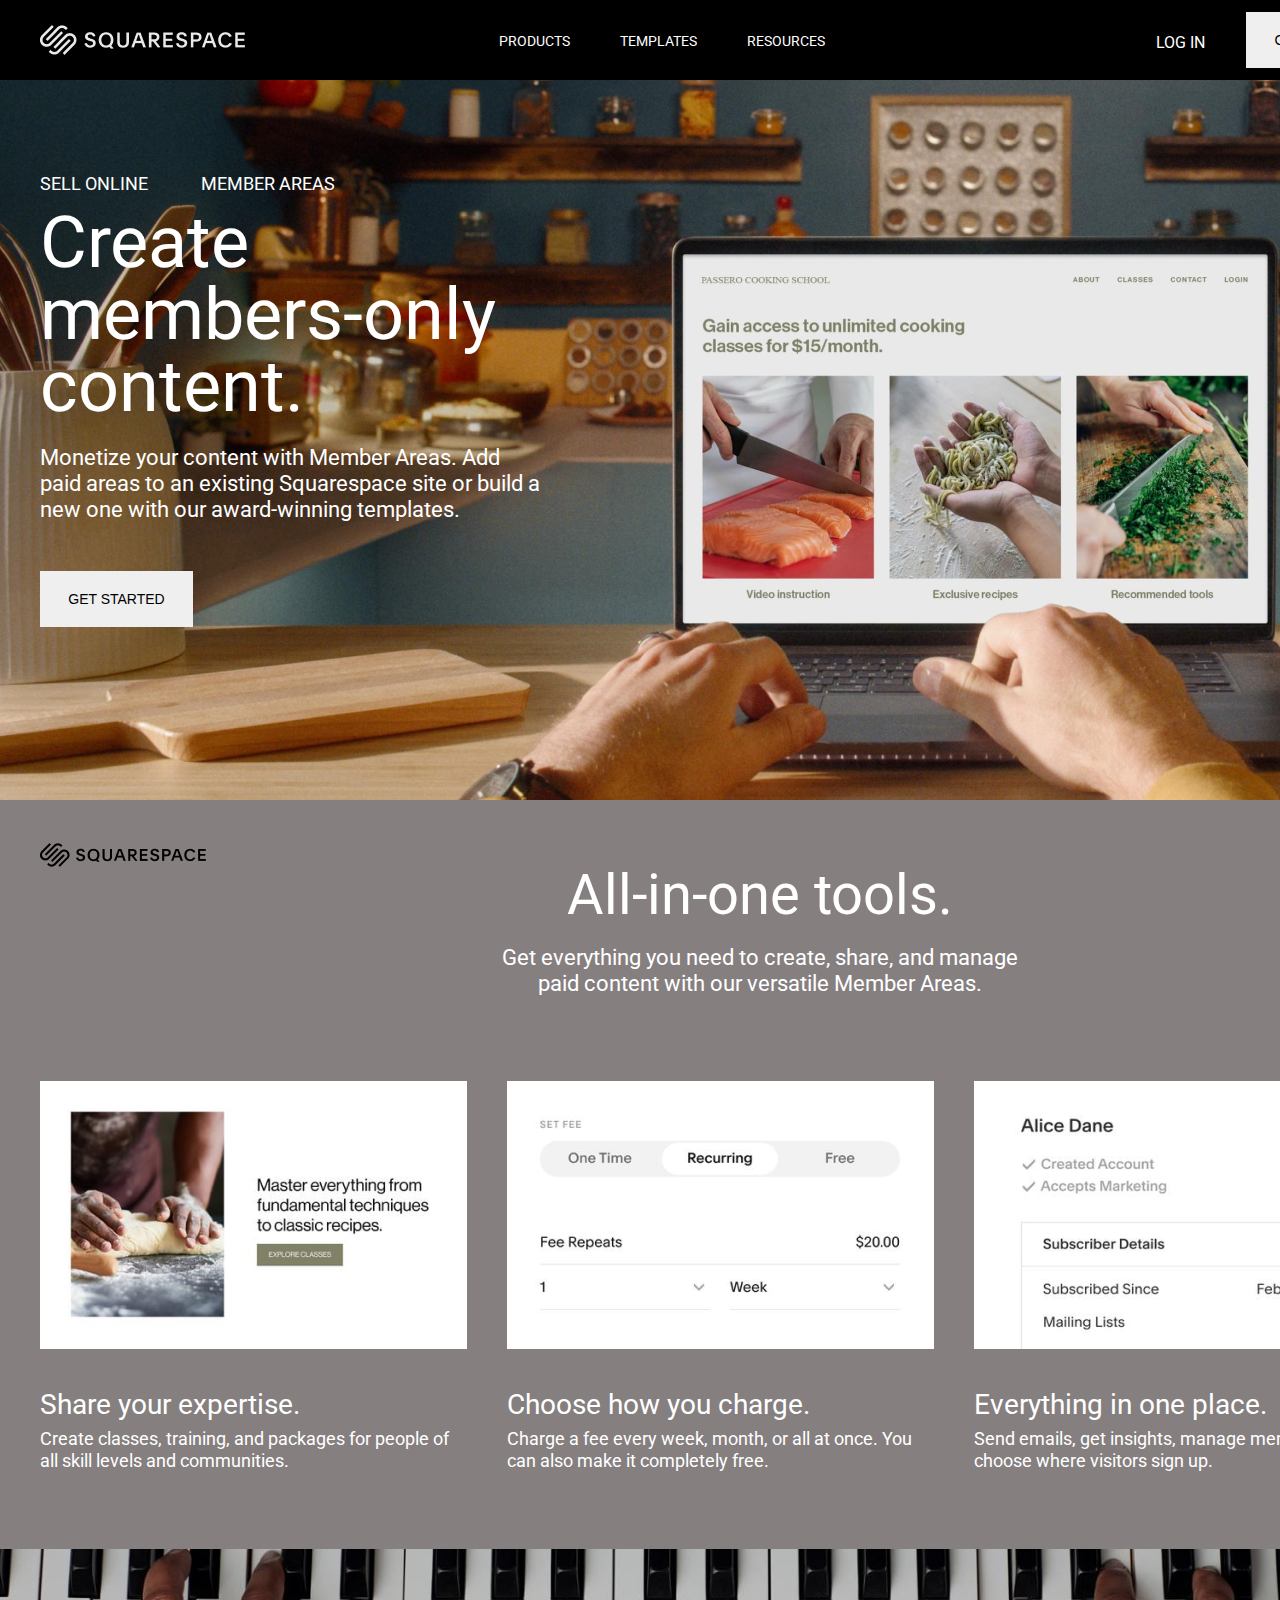
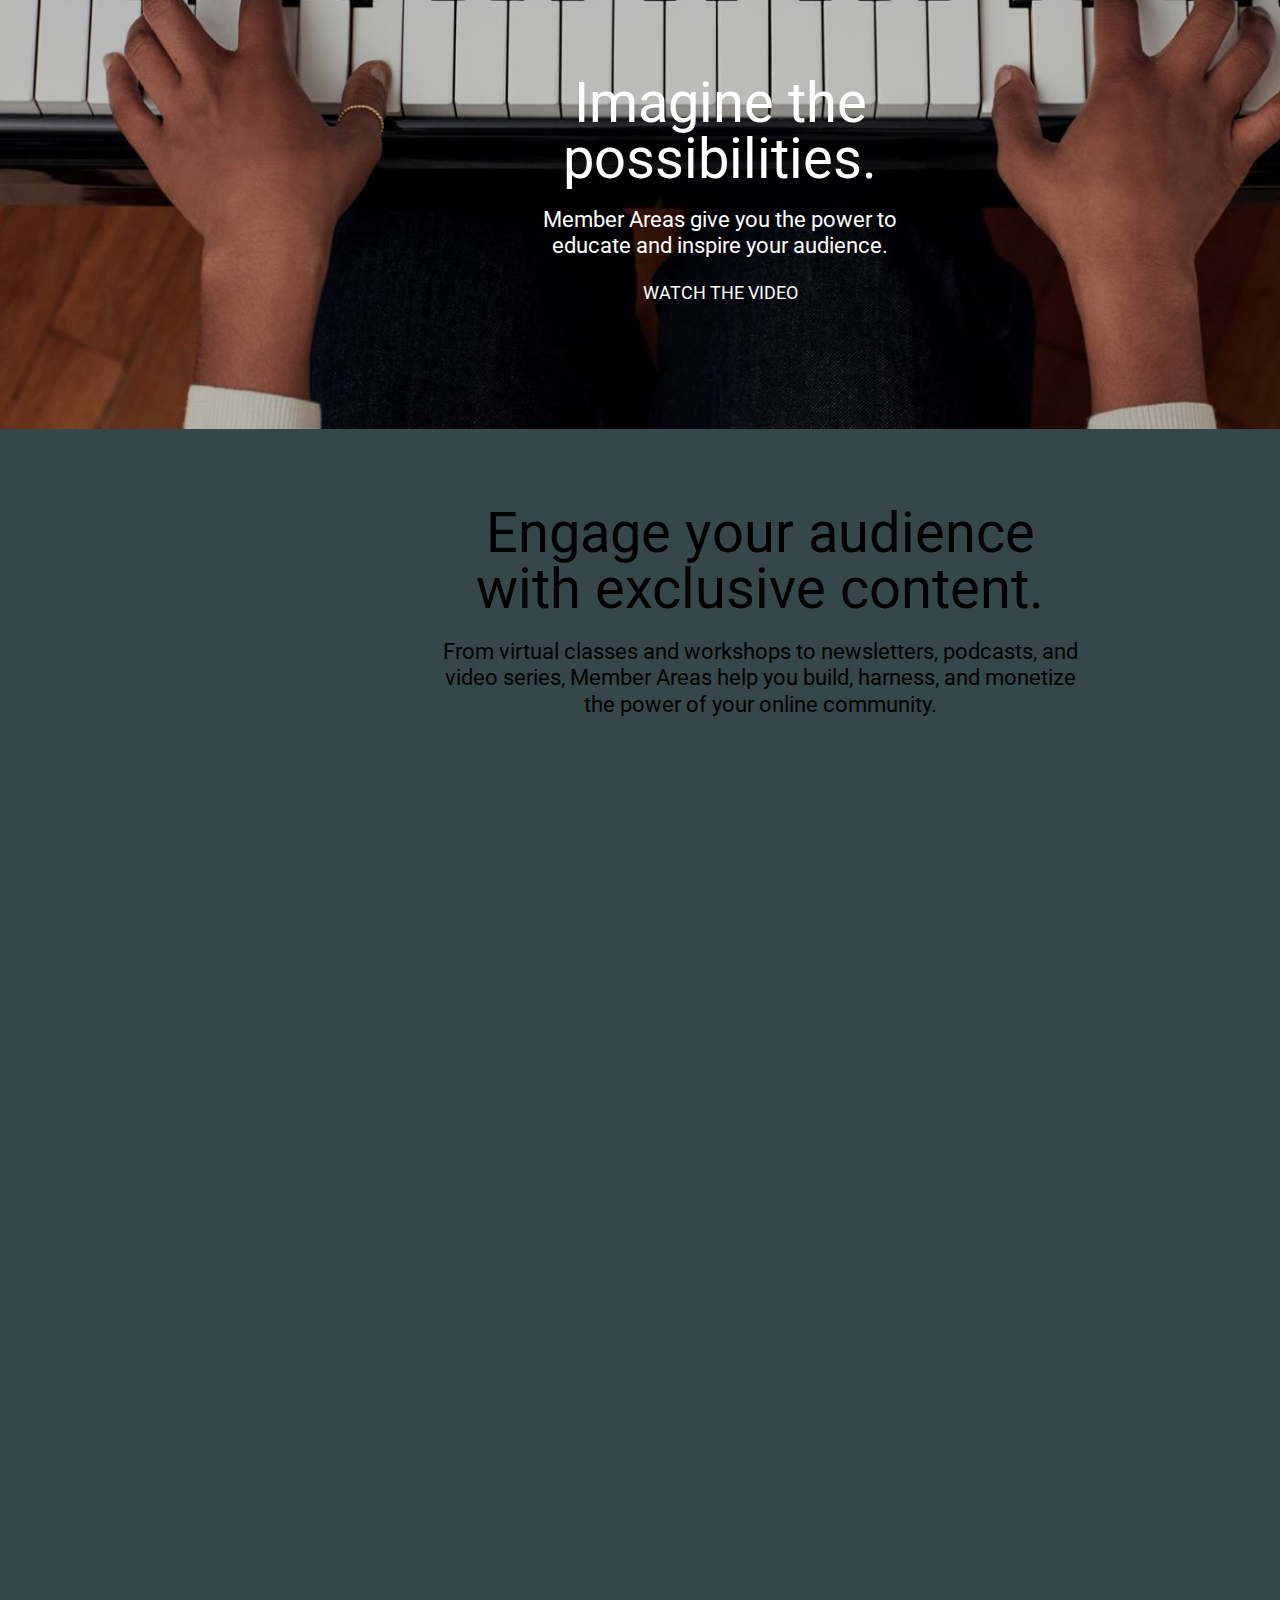
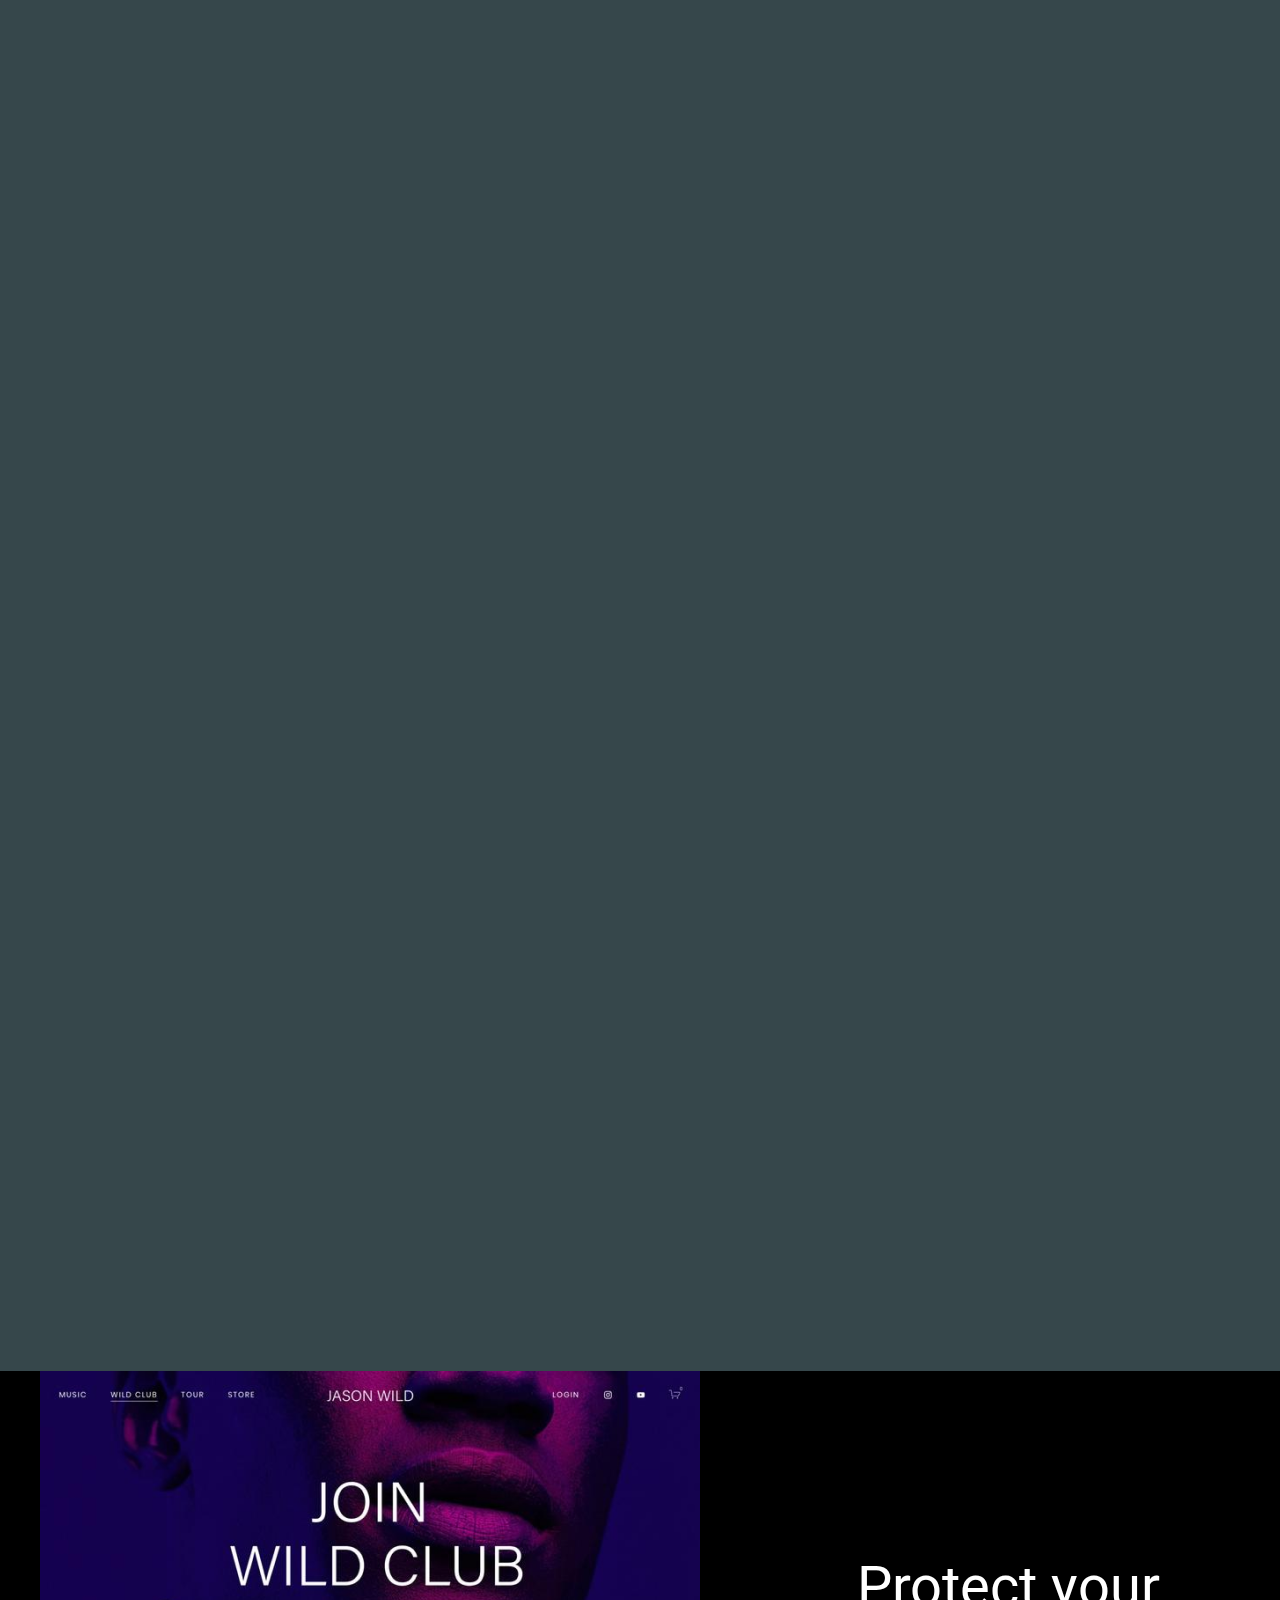
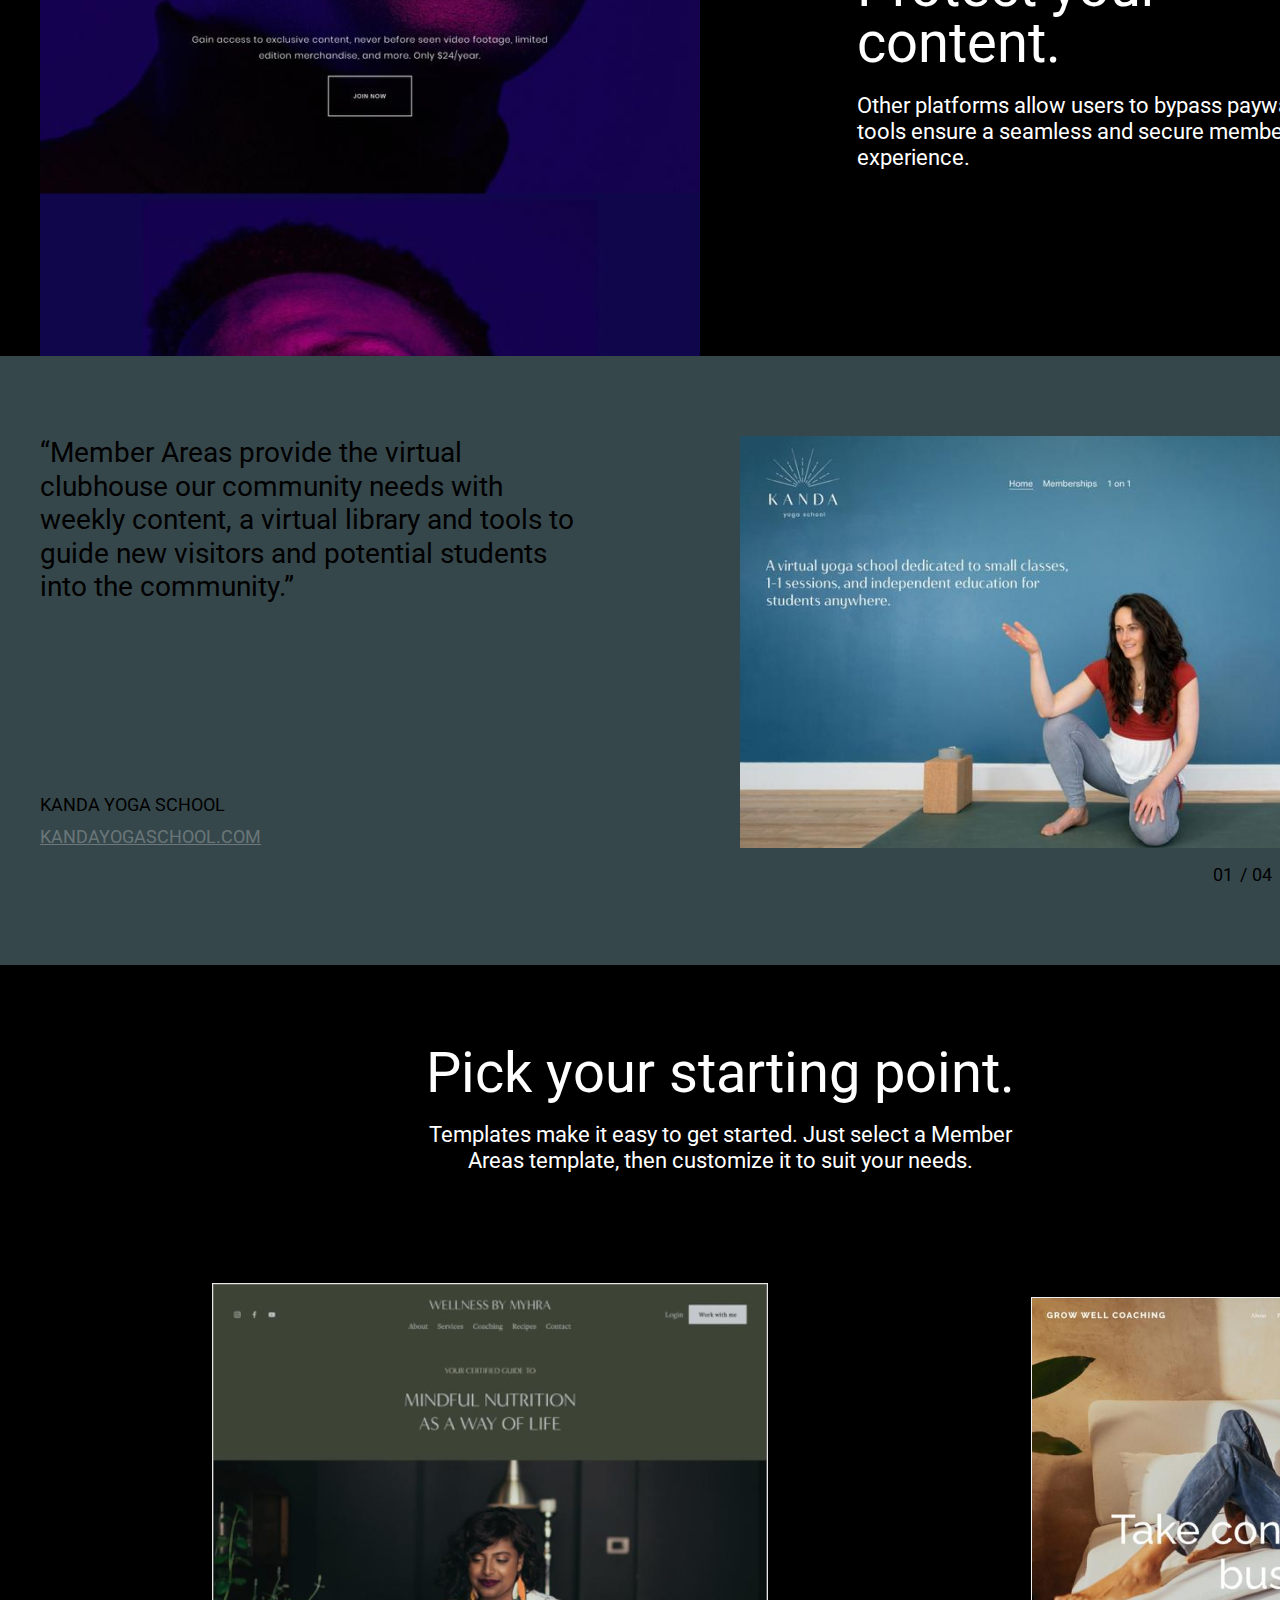
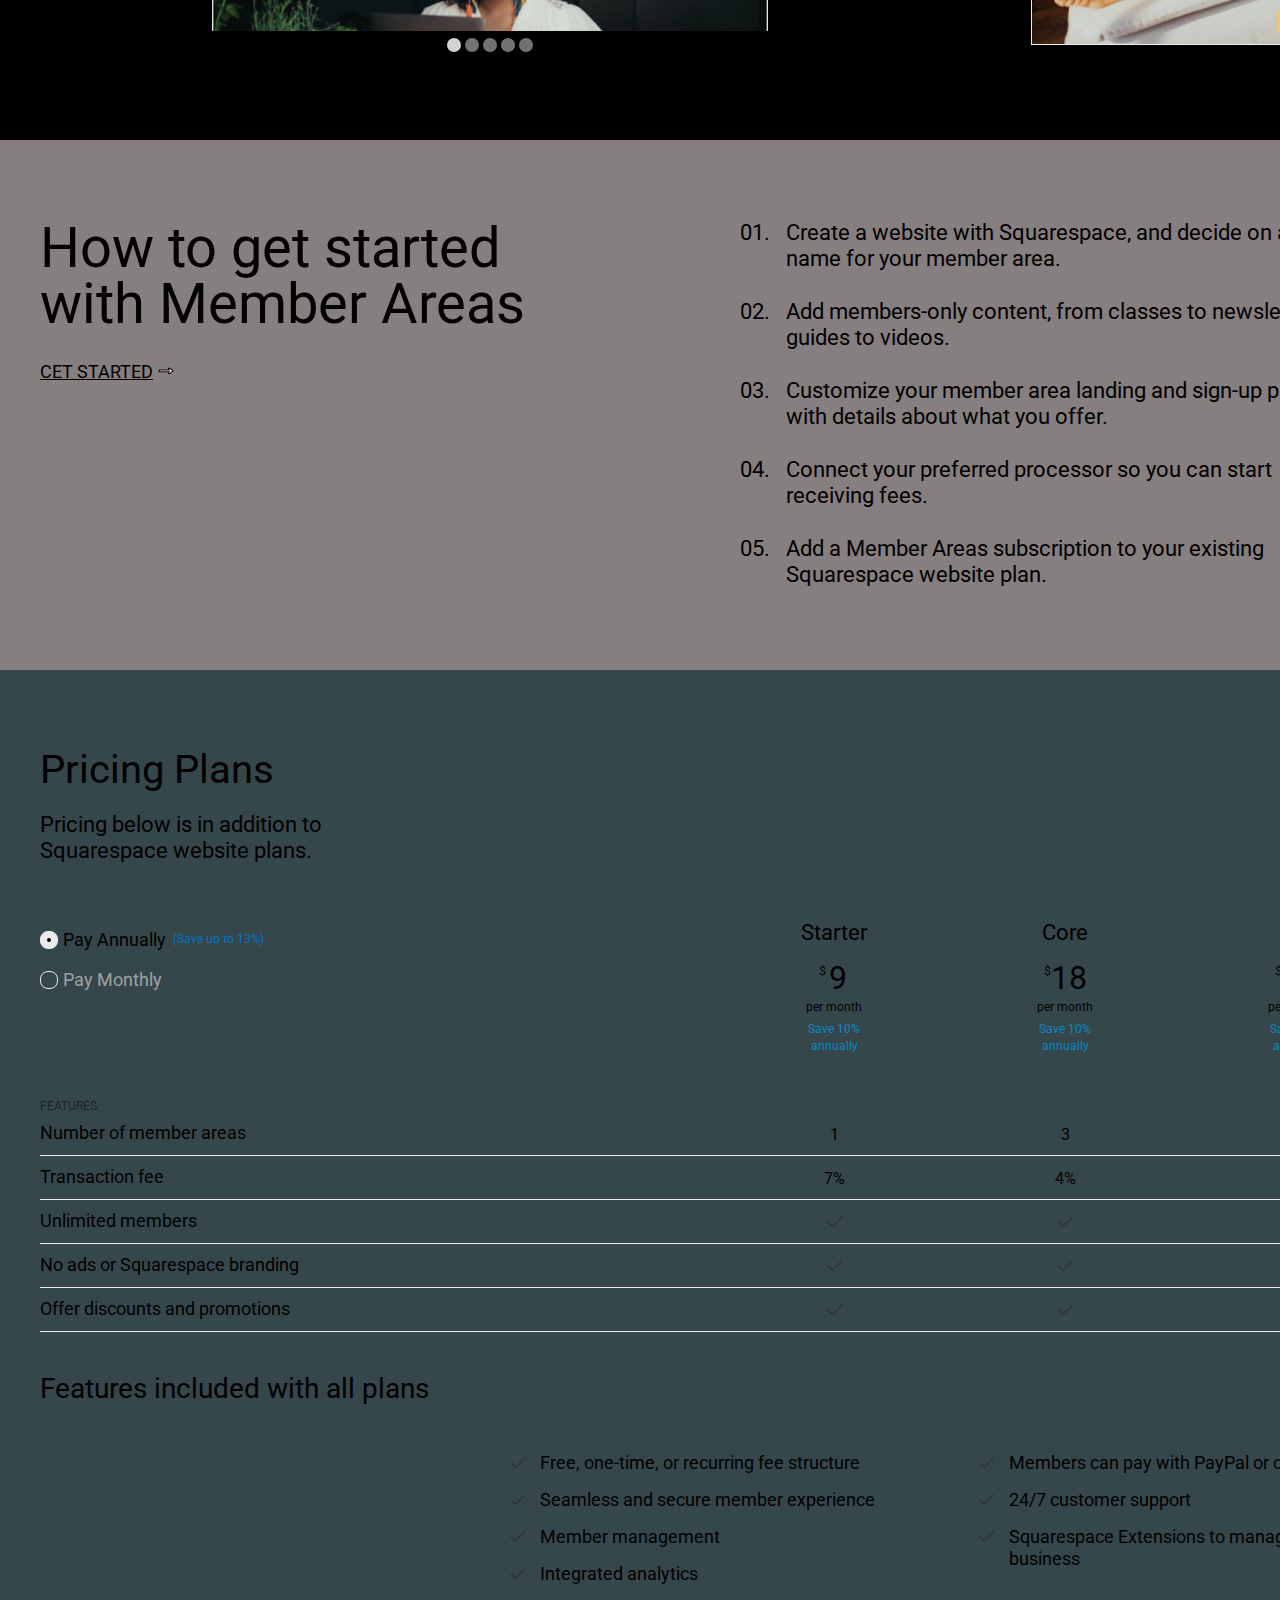
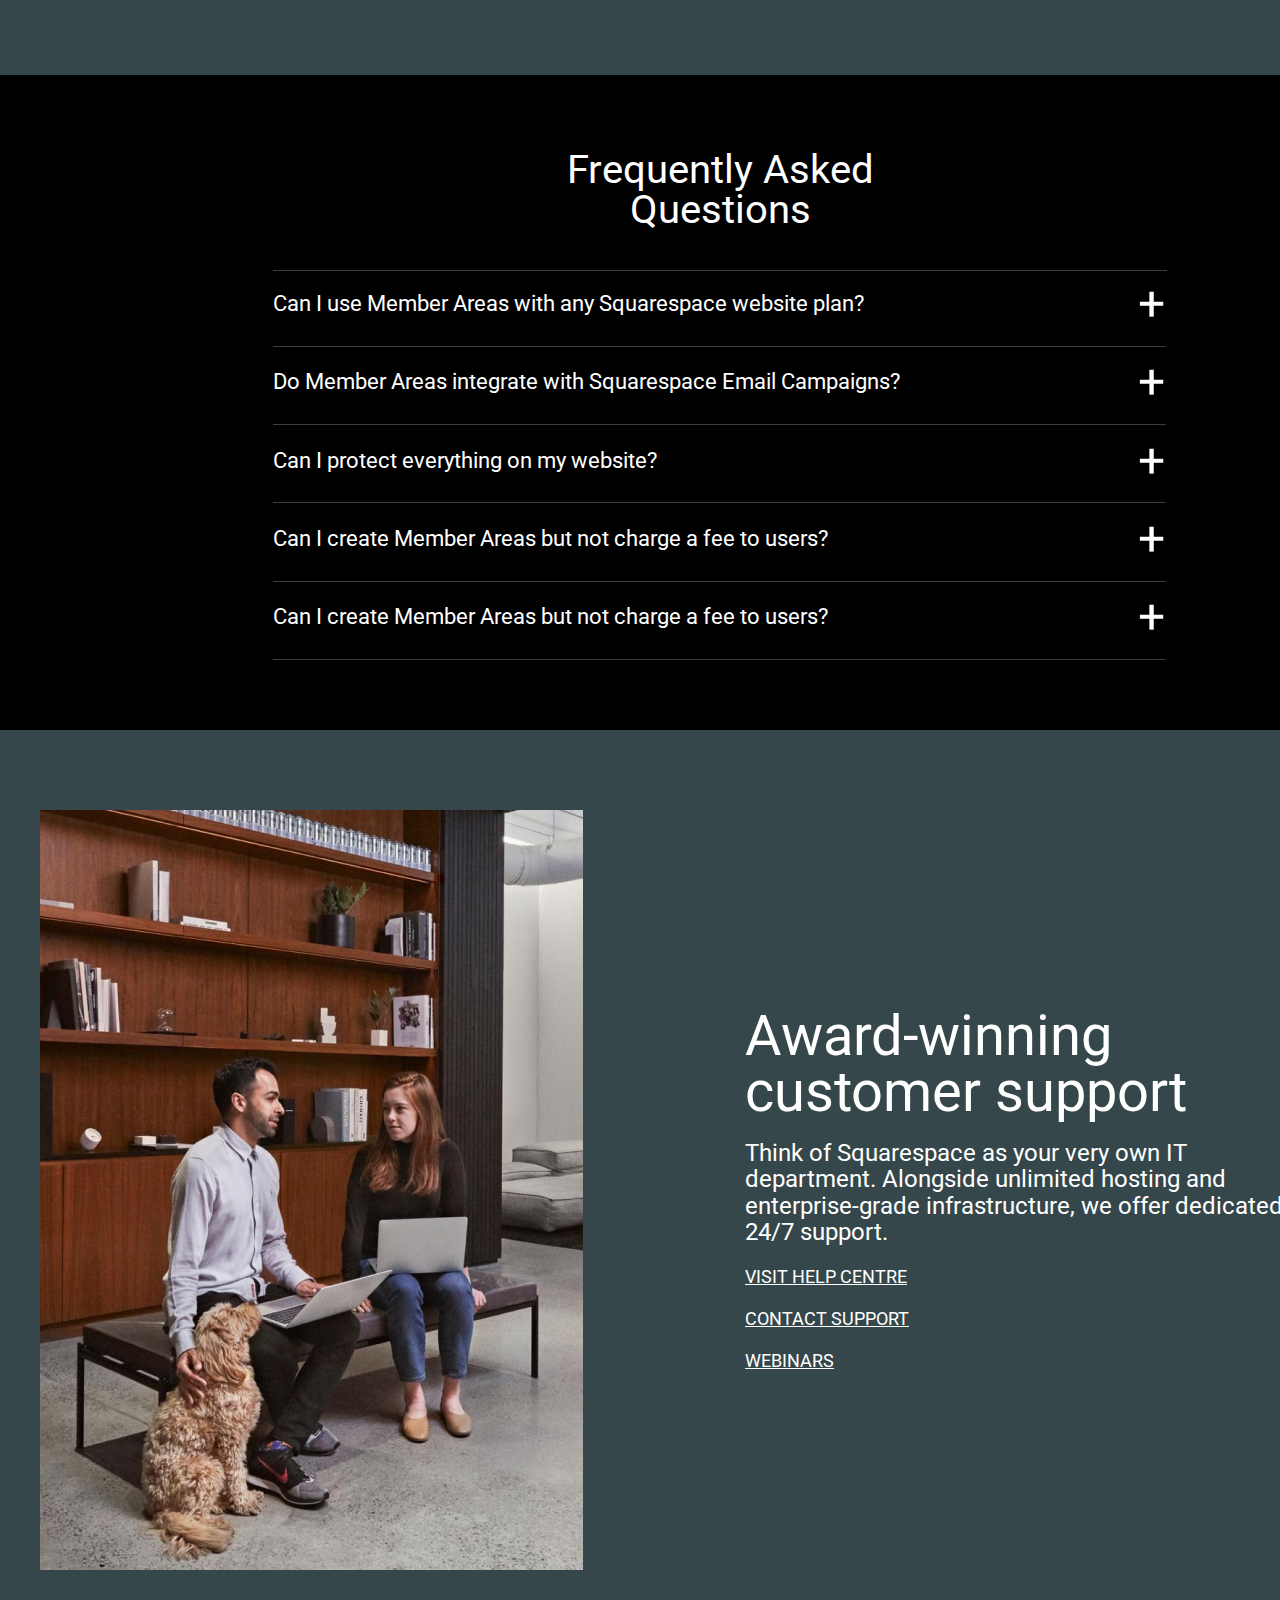
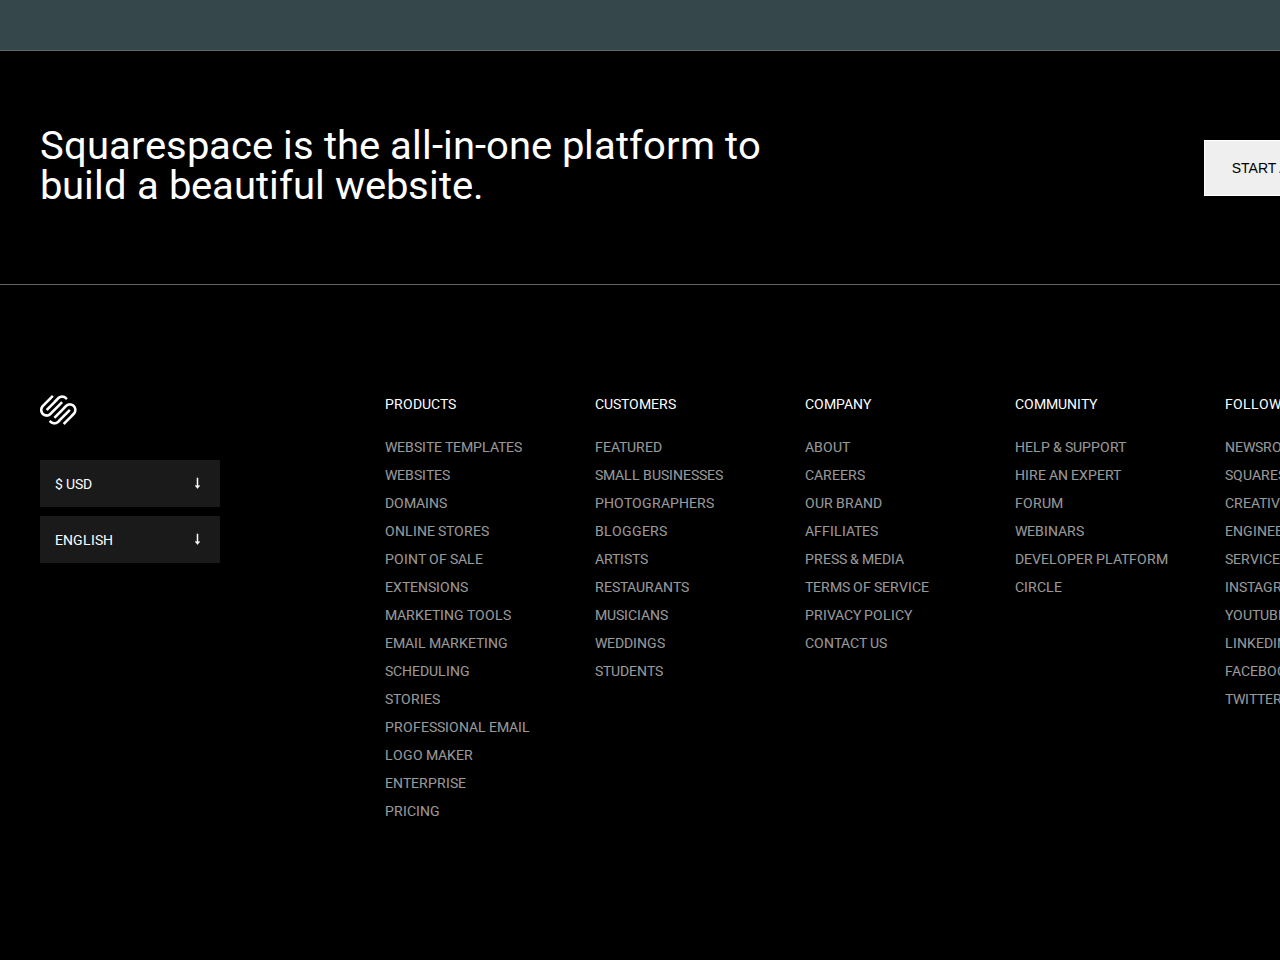
<file: index.html>
<!DOCTYPE html>
<html lang="en">
<head>
    <meta charset="UTF-8">
    <link rel="shortcut icon" href="../assets/img/Favicon.png" type="images/png">
    <link rel="stylesheet" href="https://use.fontawesome.com/releases/v5.15.3/css/all.css" integrity="sha384-SZXxX4whJ79/gErwcOYf+zWLeJdY/qpuqC4cAa9rOGUstPomtqpuNWT9wdPEn2fk" crossorigin="anonymous">
    <link rel="preconnect" href="https://fonts.gstatic.com">
    <link href="https://fonts.googleapis.com/css2?family=Roboto&display=swap" rel="stylesheet"> 
    <meta http-equiv="X-UA-Compatible" content="IE=edge">
    <meta name="viewport" content="width=device-width, initial-scale=1.0">
    <link rel="stylesheet" href="styles/style.css">
    <link rel="stylesheet" href="" id="theme-link">
    <title>Squarespace</title>
</head>
<body>
    <div class="container_body">
        <div id="home_page">
            <div class="img_home_page">
                <div class="home_page_header_menu">
                    <div class="home_page_logo_block">
                        <div class="home_page_logo"></div>
                    </div>
                    <div class="home_page_navigation">
                        <div class="home_page_navigation_products">
                            <a class="link_navigation" href="#products">PRODUCTS</a>
                        </div>
                        <div class="home_page_navigation_templates">
                            <a class="link_navigation" href="#">TEMPLATES</a>
                        </div>
                        <div class="home_page_navigation_resources">
                            <a class="link_navigation" href="#">RESOURCES</a>
                        </div>
                    </div>
                    <div class="home_page_navigation_button">
                        <div class="change_theme">
                            <div class="theme_moon">
                                <i class="fas fa-moon fa-lg"></i>
                            </div>
                            <div class="theme_sun">
                                <i class="far fa-sun fa-lg"></i>
                            </div>
                        </div>
                        <div class="home_page_navigation_button_log">
                            <a class="link_button_log" href="#">LOG IN</a>
                        </div>
                        <button class="home_page_button_get_started">GET STARTED</button>
                    </div>
                </div>
                <div class="home_page_text_block">
                    <div class="home_page_text_links">
                        <a class="link_online" href="#">SELL ONLINE</a>
                        <a class="link_member_areas" href="#">MEMBER AREAS</a>
                    </div>
                    <div class="home_page_text_heading">Create members‑only content.</div>
                    <div class="text_p">
                        Monetize your content with Member Areas. Add paid areas to an existing 
                        Squarespace site or build a new one with our award-winning templates.
                    </div>
                    <div class="home_page_text_buttun">
                        <button class="home_page_button_get_started">GET STARTED</button>
                    </div>
                </div>
            </div>
            <div class="page_for_log_in">
                <form class="form_log_in" id="forma" name="registering">
                    <p class="string_form">
                        <label for="login">USERNAME</label>
                        <input id="login" type="text" class="input_login">
                    </p>
                    <p class="stiring_form">
                        <label for="password">PASSWORD</label>
                        <input id="pass" type="password" class="input_pass">
                    </p>
                    <button id="sign_in" class="button_log_in" type="submit">Sign in</button>
                </form>
                <div class="close_form">
                    <i class="fas fa-times fa-2x"></i>
                </div>
            </div>
        </div>
        <div class="block_all_in_one_tools">
            <div class="all_tools_logo">
                <img class="logo_mini" src="assets/img/FramelogoMini.png">
            </div>
            <div class="all_tools_heading">
                <div class="text_h1">All-in-one tools.</div>
                <div class="text_p">
                    Get everything you need to create, share, and manage<br> 
                    paid content with our versatile Member Areas. 
                </div>
            </div>
            <div class="all_tools_info">
                <div class="all_tools_info_one"></div>
                <div class="all_tools_info_two"></div>
                <div class="all_tools_info_three"></div>
            </div>
            <div class="all_tools_paragraph">
                <div class="text_p3">Share your expertise.</div>
                <div class="text_p3">Choose how you charge.</div>
                <div class="text_p3">Everything in one place.</div>
                <div class="text_p2">
                    Create classes, training, and packages for people of all skill levels and communities.
                </div>
                <div class="text_p2">
                    Charge a fee every week, month, or all at once. You can also make it completely free.
                </div>
                <div class="text_p2">
                    Send emails, get insights, manage members, and choose where visitors sign up.
                </div>
            </div>
        </div>
        <div class="block_img_pianos_page">
            <div class="pianos_page_text">
                <div class="text_h1">Imagine the possibilities.</div>
                <div class="text_p">
                    Member Areas give you the power to educate and inspire your audience.
                </div>
                <div class="pianos_page_link">
                    <a class="pianos_page_link_video" href="#">WATCH THE VIDEO</a>
                </div>
            </div>
        </div>
        <div class="block_content_page">
            <div class="content_block_one">
                <div class="content_block_one_text">
                    <div class="text_h1">
                        Engage your audience with exclusive content.
                    </div>
                    <div class="text_p">
                        From virtual classes and workshops to newsletters, podcasts, and video series, 
                        Member Areas help you build, harness, and monetize the power of your online community.
                    </div>
                </div>
            </div>
            <div class="content_blocks two_block">
                <div class="content_block_text_left">
                    <div class="content_text_left animation_one">
                        <div class="text_h2">Promote premium content.</div>
                        <div class="text_p">
                            Whether you’re a chef selling recipes and cooking videos or a financial planner sharing 
                            newsletters and podcasts, Squarespace has the tools you need to protect and share your content.
                        </div> 
                    </div>
                </div>
                <div class="content_block_foto animation_one">
                    <img src="assets/img/RectangleConteiner1.png">
                </div>
            </div>
            <div class="content_blocks three_block">
                <div class="content_block_foto animation_two">
                    <img src="assets/img/RectangleCont2.png">
                </div>
                <div class="content_block_text_right">
                    <div class="content_text_right animation_two">
                        <div class="text_h2">Share online classes.</div>
                        <div class="text_p">
                            From virtual yoga classes to writing workshops, digital networking events 
                            to 1:1 coaching, our platform helps creators educate and inspire members.
                        </div>
                    </div>
                </div>
            </div>
            <div class="content_blocks four_block">
                <div class="content_block_text_left">
                    <div class="content_text_left animation_three">
                        <div class="text_h2">Build a community.</div>
                        <div class="text_p">
                            Help members connect with one another through virtual events, email updates, 
                            shared event calendars, and group workshops.
                        </div>
                    </div>
                </div>
                <div class="content_block_foto animation_three">
                    <img src="assets/img/RectangleCont3.png">
                </div>
            </div> 
            <div class="content_blocks five_block">
                <div class="content_block_foto animation_four">
                    <img src="assets/img/RectangleCont4.png">
                </div>
                <div class="content_block_text_right">
                    <div class="content_text_right animation_four">
                        <div class="text_h2">Integrate your newsletter.</div>
                        <div class="text_p">
                            Member areas connect with Squarespace Email Campaigns. So you can manage lists 
                            and send newsletters all from the same place.
                        </div>
                    </div>
                </div>
            </div>
        </div>
        <div class="block_protect_content">
            <div class="protect_content_foto"></div>
            <div class="protect_content_text">
                <div class="text_h1">Protect your<br> content.</div>
                <div class="text_p">
                    Other platforms allow users to bypass paywalls. Our tools ensure a seamless and secure member experience.
                </div>
            </div>
        </div>
        <div class="block_content_page">
            <div class="content_block_slider">
                <div class="content_text">
                    <div class="text_p3">
                        “Member Areas provide the virtual clubhouse our community needs with weekly content, a virtual library 
                        and tools to guide new visitors and potential students into the community.”
                    </div>
                    <div class="text_p2">KANDA YOGA SCHOOL</div>
                    <div class="text_p2">
                        <a class="link_kandayogaschool" href="#">KANDAYOGASCHOOL.COM</a>
                    </div>   
                </div>
                <div class="block_images_slider_one">
                    <div class="images_slider_one">
                        <img class="images_sld_one current_one" src="assets/img/RectangleCont6.png" alt="01">
                        <img class="images_sld_one" src="assets/img/RectangleCont2.png" alt="02">
                        <img class="images_sld_one" src="assets/img/RectangleCont3.png" alt="03">
                        <img class="images_sld_one" src="assets/img/RectangleCont4.png" alt="04">
                    </div>
                </div>
                <div class="block_arrow_slider_one">
                    <div class="arrow_sld_one">
                        <div class="current_number text_p2">01</div>
                        <div class="slash text_p2">/</div>
                        <div class="total_namber text_p2">04</div>
                        <div id="previous_one_sld" class="arrow_previous_one_sld text_p2">
                            <img src="assets/img/←ArrowLeft.png">
                        </div>
                        <div id="next_one_sld" class="arrow_next_one_sld text_p2">
                            <img src="assets/img/→ArrowNext.png">
                        </div>
                    </div>
                </div>
            </div>
        </div>
        <div class="block_start_point">
            <div class="start_point_heading">
                <div class="heading_start_point">
                    <div class="text_h1">Pick your starting point.</div>
                    <div class="text_p">
                        Templates make it easy to get started. Just select a Member 
                        Areas template, then customize it to suit your needs.
                    </div>
                    <div class="for_link_p2">
                        <div class="link_p2 text_link">
                            <a class="link_p2_black" href="#">BROWSE TEMPLATES</a>
                        </div>
                        <div class="arrow_right_black">
                            <img class="arrow_black" src="assets/img/→ArrowRightBlack.png">
                        </div>
                    </div>
                </div>
            </div>
            <div class="start_point_slider_and_foto">
                <div class="start_point_slider">
                    <div class="block_for_arrow_previous">
                        <div id="previous_two" class="arrow_previous_two">
                            <i class="fas fa-chevron-left fa-3x"></i>
                        </div>
                    </div>
                    <div class="block_for_images">
                        <div class="images_slider_two">
                            <img class="images_sld_two current_two" src="assets/img/Rectangle1.png" alt="01">
                            <img class="images_sld_two" src="assets/img/Rectangle2.png" alt="02">
                            <img class="images_sld_two" src="assets/img/Rectangle3.png" alt="03">
                            <img class="images_sld_two" src="assets/img/Rectangle4.png" alt="04">
                            <img class="images_sld_two" src="assets/img/Rectangle6.png" alt="04">
                        </div>
                        <div class="block_sld_markers">
                            <div class="sld_markers">
                                <div value="0" class="marker-1 marked"></div>
                                <div value="1" class="marker-2"></div>
                                <div value="2" class="marker-3"></div>
                                <div value="3" class="marker-4"></div>
                                <div value="4" class="marker-5"></div>
                            </div>
                        </div>
                    </div>
                    <div class="block_for_arrow_next">
                        <div id="next_two" class="arrow_next_two">
                            <i class="fas fa-chevron-right fa-3x"></i>
                        </div>
                    </div>
                </div>
                <div class="start_point_foto">
                    <img src="assets/img/RectangleFoto2.png">
                </div>
            </div>
        </div>
        <div class="block_get_started">
            <div class="get_started_block">
                <div class="get_started_text">
                    <div class="text_h1">How to get started with Member Areas</div>
                    <div class="get_started_link_arrow">
                        <div class="get_started_link"><a class="link_get_started" href="#">CET STARTED</a></div>
                        <div class="get_started_arrow"><img src="assets/img/→ArrowRight.png"></div>
                    </div>
                </div>
                <div class="get_started_questions">
                    <div class="text_p">01.</div>
                    <div class="text_p">
                        Create a website with Squarespace, and decide on a name for your member area.
                    </div>
                    <div class="text_p">02.</div>
                    <div class="text_p">
                        Add members-only content, from classes to newsletters, guides to videos. 
                    </div>
                    <div class="text_p">03.</div>
                    <div class="text_p">
                        Customize your member area landing and sign-up page with details about what you offer.
                    </div>
                    <div class="text_p">04.</div>
                    <div class="text_p">
                        Connect your preferred processor so you can start receiving fees.
                    </div>
                    <div class="text_p">05.</div>
                    <div class="text_p">
                        Add a Member Areas subscription to your existing Squarespace website plan.
                    </div>
                </div>
            </div>
        </div>
        <div class="pricing_plans_block">
            <div class="plans_heading">
                <div class="text_h2">Pricing Plans</div>
                <div class="text_p">Pricing below is in addition to Squarespace website plans.</div>
            </div>
            <div class="plans_pay_table">
                <div class="plans_pay_radio_button">
                    <div class="radio_button_one">
                        <div class="button_one">
                            <div class="button_centre_one"></div>
                        </div>
                        <div class="for_text_one text_p2">Pay Annually</div>
                        <div class="text_blue">(Save up to 13%)</div>
                    </div>
                    <div class="radio_button_two">
                        <div class="button_two">
                            <div class="button_centre_two"></div>
                        </div>
                        <div class="for_text_two text_p2 text_grey">Pay Monthly</div>
                    </div>
                </div>
                <div class="plans_pay_prices">
                    <div class="prices_pay_anually">
                        <div class="tariff starter">
                            <div class="text_p">Starter</div>
                            <div class="namber_dollar">
                                <div class="dollar"><img src="assets/img/$$.png"></div>
                                <div class="namber namber_mini">9</div>
                            </div>
                            <div class="text_p6">per month</div>
                            <div class="text_p6 blue_text_p6">Save 10% annually</div>
                        </div>
                        <div class="tariff core">
                            <div class="text_p">Core</div>
                            <div class="namber_dollar">
                                <div class="dollar"><img src="assets/img/$$.png"></div>
                                <div class="namber">18</div>
                            </div>
                            <div class="text_p6">per month</div>
                            <div class="text_p6 blue_text_p6">Save 10% annually</div>
                        </div>
                        <div class="tariff pro">
                            <div class="text_p">Pro</div>
                            <div class="namber_dollar">
                                <div class="dollar"><img src="assets/img/$$.png"></div>
                                <div class="namber">35</div>
                            </div>
                            <div class="text_p6">per month</div>
                            <div class="text_p6 blue_text_p6">Save 13% annually</div>
                        </div>
                    </div>
                    <div class="prices_pay_monthly">
                        <div class="tariff starter">
                            <div class="text_p">Starter</div>
                            <div class="namber_dollar">
                                <div class="dollar"><img src="assets/img/$$.png"></div>
                                <div class="namber">10</div>
                            </div>
                            <div class="text_p6">per month</div>
                        </div>
                        <div class="tariff core">
                            <div class="text_p">Core</div>
                            <div class="namber_dollar">
                                <div class="dollar"><img src="assets/img/$$.png"></div>
                                <div class="namber">20</div>
                            </div>
                            <div class="text_p6">per month</div>
                        </div>
                        <div class="tariff pro">
                            <div class="text_p">Pro</div>
                            <div class="namber_dollar">
                                <div class="dollar"><img src="assets/img/$$.png"></div>
                                <div class="namber">40</div>
                            </div>
                            <div class="text_p6">per month</div>
                        </div>
                    </div>
                </div>
            </div>
            <div class="plans_features">
                <div class="features">FEATURES</div>
                <div class="string one">
                    <div class="features_name">Number of member areas</div>
                    <div class="features_info">
                        <div class="info_starter text_p5">1</div>
                        <div class="info_core text_p5">3</div>
                        <div class="info_pro text_p5">10</div>
                    </div>
                </div>
                <div class="string two">
                    <div class="features_name">Transaction fee</div>
                    <div class="features_info">
                        <div class="info_starter text_p5">7%</div>
                        <div class="info_core text_p5">4%</div>
                        <div class="info_pro text_p5">1%</div>
                    </div>
                </div>
                <div class="string three">
                    <div class="features_name">Unlimited members</div>
                    <div class="features_info">
                        <div class="info_check_mark">
                            <div class="img_check_mark"></div>
                        </div>
                        <div class="info_check_mark">
                            <div class="img_check_mark"></div>
                        </div>
                        <div class="info_check_mark">
                            <div class="img_check_mark"></div>
                        </div>
                    </div>
                </div>
                <div class="string four">
                    <div class="features_name">No ads or Squarespace branding</div>
                    <div class="features_info">
                        <div class="info_check_mark">
                            <div class="img_check_mark"></div>
                        </div>
                        <div class="info_check_mark">
                            <div class="img_check_mark"></div>
                        </div>
                        <div class="info_check_mark">
                            <div class="img_check_mark"></div>
                        </div>
                    </div>
                </div>
                <div class="string five">
                    <div class="features_name">Offer discounts and promotions</div>
                    <div class="features_info">
                        <div class="info_check_mark">
                            <div class="img_check_mark"></div>
                        </div>
                        <div class="info_check_mark">
                            <div class="img_check_mark"></div>
                        </div>
                        <div class="info_check_mark">
                            <div class="img_check_mark"></div>
                        </div>
                    </div>
                </div>
            </div>
            <div class="features_all_plans">
                <div class="all_plans_name text_p3">Features included with all plans</div>
                <div class="all_plans_info columns_one">
                    <div class="info_check_mark">
                        <div class="img_check_mark"></div>
                    </div>
                    <div class="text_p2">Free, one-time, or recurring fee structure</div>
                    <div class="info_check_mark">
                        <div class="img_check_mark"></div>
                    </div>
                    <div class="text_p2">Seamless and secure member experience</div>
                    <div class="info_check_mark">
                        <div class="img_check_mark"></div>
                    </div>
                    <div class="text_p2">Member management</div>
                    <div class="info_check_mark">
                        <div class="img_check_mark"></div>
                    </div>
                    <div class="text_p2">Integrated analytics</div>
                </div>
                <div class="all_plans_info columns_two">
                    <div class="info_check_mark">
                        <div class="img_check_mark"></div>
                    </div>
                    <div class="text_p2">Members can pay with PayPal or credit card</div>
                    <div class="info_check_mark">
                        <div class="img_check_mark"></div>
                    </div>
                    <div class="text_p2">24/7 customer support</div>
                    <div class="info_check_mark">
                        <div class="img_check_mark"></div>
                    </div>
                    <div class="text_p2">Squarespace Extensions to manage your business</div>
                </div>
            </div>
        </div>
        <div class="questions_page">
            <div class="questions_heading">
                <div class="block_for_text_h2 text_h2">Frequently Asked Questions</div>
            </div>
            <div class="questions_text_block"> 
                <div class="questions">
                    <div class="text_p">Can I use Member Areas with any Squarespace website plan?</div>
                    <div class="plus plus-1"><img spoilerId="1" src="assets/img/+Plus.png"></div>
                    <div class="minus minus-1"><i upId="1" class="fas fa-minus fa-2x"></i></div>
                </div>
                <div class="line">
                    <div spoilerId="1" class="answer_question">
                        Squarespace is an all-in-one content management system, or CMS. With a single 
                        subscription, you can create a website, host your content, register your own 
                        custom domain name, sell products, track your site’s analytics, and much more.
                    </div>
                </div>
                <div class="questions">
                    <div class="text_p">Do Member Areas integrate with Squarespace Email Campaigns?</div>
                    <div class="plus plus-2"><img spoilerId="2" src="assets/img/+Plus.png"></div>
                    <div class="minus minus-2"><i upId="2" class="fas fa-minus fa-2x"></i></div>
                </div>
                <div class="line">
                    <div spoilerId="2" class="answer_question">
                        Everyone has unique needs for their website, so there’s one way to know if 
                        Squarespace is right for you: try it!We offer a free 14-day trial so you can 
                        explore our platform, begin building a site, and decide if you're ready to subscribe to Squarespace. 
                    </div>
                </div>
                <div class="questions">
                    <div class="text_p">Can I protect everything on my website?</div>
                    <div class="plus plus-3"><img spoilerId="3" src="assets/img/+Plus.png"></div>
                    <div class="minus minus-3"><i upId="3" class="fas fa-minus fa-2x"></i></div>
                </div>
                <div class="line">
                    <div spoilerId="3" class="answer_question">
                        Absolutely. If you already own your domain or have a site hosted by another 
                        provider, you can move to Squarespace using these options.
                    </div>
                </div>
                <div class="questions">
                    <div class="text_p">Can I create Member Areas but not charge a fee to users?</div>
                    <div class="plus plus-4"><img spoilerId="4" src="assets/img/+Plus.png"></div>
                    <div class="minus minus-4"><i upId="4" class="fas fa-minus fa-2x"></i></div>
                </div>
                <div class="line">
                    <div spoilerId="4" class="answer_question">
                        While Squarespace is great for a DIY approach, many web designers specialize in 
                        building Squarespace sites for clients. To hire a Squarespace Expert.
                    </div>
                </div>
                <div class="questions">
                    <div class="text_p">Can I create Member Areas but not charge a fee to users?</div>
                    <div class="plus plus-5"><img spoilerId="5" src="assets/img/+Plus.png"></div>
                    <div class="minus minus-5"><i upId="5" class="fas fa-minus fa-2x"></i></div>
                </div>
                <div class="line">
                    <div spoilerId="5" class="answer_question">
                        If you want to chat with us about your website needs, we're here to help 24/7. 
                        When you contact us, you’ll always talk to real, friendly humans. 
                    </div>
                </div>  
            </div>
        </div>
        <div class="customer_support">
            <div class="customer_support_foto"></div>
            <div class="customer_support_text">
                <div class="text_h1">Award-winning customer support</div>
                <div class="text_p4">
                    Think of Squarespace as your very own IT department. Alongside unlimited hosting 
                    and enterprise-grade infrastructure, we offer dedicated 24/7 support.
                </div>
                <div class="link_support">
                    <a class="link_p2" href="#">VISIT HELP CENTRE</a>
                </div>
                <div class="link_support">
                    <a class="link_p2" href="#">CONTACT SUPPORT</a>
                </div>
                <div class="link_support">
                    <a class="link_p2" href="#">WEBINARS</a>
                </div>
            </div>
        </div>
        <div class="start_trial_block">
            <div class="start_trial_text">
                Squarespace is the all‑in‑one platform to build a beautiful website.
            </div>
            <button class="start_trial_button">START A FREE TRIAL</button>
        </div>
        <div class="footer_page">
            <div class="block_logo_usd_eng">
                <div class="lodo">
                    <img src="assets/img/LogoLogoMini.png">
                </div>
                <div class="money">
                    <div class="eng">$ USD</div>
                    <div class="arrow_bottom">
                        <img src="assets/img/↓ArrowBottom.png">
                    </div>
                </div>
                <div class="language">
                    <div class="leng">ENGLISH</div>
                    <div class="arrow_bottom">
                        <img src="assets/img/↓ArrowBottom.png">
                    </div>
                </div>
            </div>
            <div class="columns products">
                <a id="products" class="link_text_white" href="#">Products</a>
                <a class="link_text_p5" href="#">Website Templates</a>
                <a class="link_text_p5" href="#">Websites</a>
                <a class="link_text_p5" href="#">Domains</a>
                <a class="link_text_p5" href="#">Online Stores</a>
                <a class="link_text_p5" href="#">Point of Sale</a>
                <a class="link_text_p5" href="#">Extensions</a>
                <a class="link_text_p5" href="#">Marketing Tools</a>
                <a class="link_text_p5" href="#">Email Marketing</a>
                <a class="link_text_p5" href="#">Scheduling</a>
                <a class="link_text_p5" href="#">Stories</a>
                <a class="link_text_p5" href="#">Professional Email</a>
                <a class="link_text_p5" href="#">Logo Maker</a>
                <a class="link_text_p5" href="#">Enterprise</a>
                <a class="link_text_p5" href="#">Pricing</a>
            </div>
            <div class="columns customers">
                <a class="link_text_white" href="#">Customers</a>
                <a class="link_text_p5" href="#">Featured</a>
                <a class="link_text_p5" href="#">Small Businesses</a>
                <a class="link_text_p5" href="#">Photographers</a>
                <a class="link_text_p5" href="#">Bloggers</a>
                <a class="link_text_p5" href="#">Artists</a>
                <a class="link_text_p5" href="#">Restaurants</a>
                <a class="link_text_p5" href="#">Musicians</a>
                <a class="link_text_p5" href="#">Weddings</a>
                <a class="link_text_p5" href="#">Students</a>
            </div>
            <div class="columns company">
                <a class="link_text_white" href="#">Company</a>
                <a class="link_text_p5" href="#">About</a>
                <a class="link_text_p5" href="#">Careers</a>
                <a class="link_text_p5" href="#">Our Brand</a>
                <a class="link_text_p5" href="#">Affiliates</a>
                <a class="link_text_p5" href="#">Press & Media</a>
                <a class="link_text_p5" href="#">Terms of Service</a>
                <a class="link_text_p5" href="#">Privacy Policy</a>
                <a class="link_text_p5" href="#">Contact Us</a>
            </div>
            <div class="columns community">
                <a class="link_text_white" href="#">Community</a>
                <a class="link_text_p5" href="#">Help & Support</a>
                <a class="link_text_p5" href="#">Hire an Expert</a>
                <a class="link_text_p5" href="#">Forum</a>
                <a class="link_text_p5" href="#">Webinars</a>
                <a class="link_text_p5" href="#">Developer Platform</a>
                <a class="link_text_p5" href="#">Circle</a>
            </div>
            <div class="columns follow">
                <a class="link_text_white" href="#">Follow</a>
                <a class="link_text_p5" href="#">Newsroom</a>
                <a class="link_text_p5" href="#">Squarespace Blog</a>
                <a class="link_text_p5" href="#">Creative Blog</a>
                <a class="link_text_p5" href="#">Engineering Blog</a>
                <a class="link_text_p5" href="#">Service Status</a>
                <a class="link_text_p5" href="#">Instagram</a>
                <a class="link_text_p5" href="#">YouTube</a>
                <a class="link_text_p5" href="#">LinkedIn</a>
                <a class="link_text_p5" href="#">Facebook</a>
                <a class="link_text_p5" href="#">Twitter</a>
            </div>    
            <div class="arrow_page_top">
                <i class="fas fa-angle-double-up fa-3x"></i>
            </div>
            <div class="page_currency">
                <div class="currency">
                    <div class="currency_usd"><i class="fas fa-dollar-sign"></i> USD</div>
                    <div class="currency_eur"><i class="fas fa-euro-sign"></i> EUR</div>
                    <div class="currency_rus"><i class="fas fa-ruble-sign"></i> RUS</div>
                </div>
                <div class="close_currency">
                    <i class="fas fa-times fa-2x"></i>
                </div>
            </div>
        </div>
    </div>
    <script src="js/jquery-3.6.0.min.js"></script>
    <script src="js/animation.js"></script>
    <script src="js/slider_one.js"></script>
    <script src="js/slider_two.js"></script>
    <script src="js/prices_pay.js"></script>
    <script src="js/spoiler.js"></script>
    <script src="js/arrow_page_top.js"></script>
    <script src="js/change_theme.js"></script>
    <script src="js/log_in.js"></script>
    <script src="js/money.js"></script>
</body>
</html>
</file>
<file: styles/style.css>
@charset "UTF-8";
body {
  width: 100%;
  padding: 0;
  margin: 0;
  background-color: #faf4f4;
}

.container_body {
  width: 1440px;
  height: 10560px;
  -webkit-box-sizing: border-box;
          box-sizing: border-box;
  padding: 0;
  margin: 0 auto;
  font-family: "Roboto", sans-serif;
  display: -ms-grid;
  display: grid;
  -ms-grid-columns: 1440px;
      grid-template-columns: 1440px;
  -ms-grid-rows: 800px 749px 480px 2542px 585px 609px 775px 530px 1005px 655px 920px 235px 675px;
      grid-template-rows: 800px 749px 480px 2542px 585px 609px 775px 530px 1005px 655px 920px 235px 675px;
}

.text_p {
  font-size: 22px;
  line-height: 26.4px;
}

.text_p2 {
  font-size: 18px;
  line-height: 21.6px;
}

.text_p3 {
  font-size: 28px;
  line-height: 33.6px;
}

.text_p4 {
  font-size: 24px;
  line-height: 26.4px;
}

.text_h1 {
  font-size: 56px;
  line-height: 56px;
}

.text_h2 {
  font-size: 40px;
  line-height: 40px;
}

.link_p2 {
  font-size: 18px;
  line-height: 21.6px;
  color: #ffffff;
}

button:active {
  -webkit-box-shadow: 3px 3px 2px #172a30 inset;
          box-shadow: 3px 3px 2px #172a30 inset;
}

button:hover {
  opacity: 0.7;
  cursor: pointer;
}

.img_home_page {
  position: absolute;
  width: 1440px;
  height: 800px;
  padding: 0 40px 0 40px;
  background-image: url(../assets/img/RectanglehomePage.png);
  background-repeat: no-repeat;
  color: #ffffff;
  display: -webkit-box;
  display: -ms-flexbox;
  display: flex;
  -webkit-box-pack: start;
      -ms-flex-pack: start;
          justify-content: start;
  -webkit-box-align: center;
      -ms-flex-align: center;
          align-items: center;
}

.home_page_header_menu {
  width: 1440px;
  height: 80px;
  position: absolute;
  top: 0;
  left: 0;
  background-color: #000000;
  display: -webkit-box;
  display: -ms-flexbox;
  display: flex;
  -webkit-box-pack: justify;
      -ms-flex-pack: justify;
          justify-content: space-between;
  -webkit-box-align: center;
      -ms-flex-align: center;
          align-items: center;
}

.home_page_logo_block {
  width: 285px;
  height: 30px;
  display: -webkit-box;
  display: -ms-flexbox;
  display: flex;
  -webkit-box-pack: center;
      -ms-flex-pack: center;
          justify-content: center;
  -webkit-box-align: center;
      -ms-flex-align: center;
          align-items: center;
}

.home_page_logo {
  width: 205px;
  height: 30px;
  background-image: url(../assets/img/Framelogo.png);
}

.home_page_navigation {
  width: 420px;
  height: 30px;
  display: -webkit-box;
  display: -ms-flexbox;
  display: flex;
  -webkit-box-pack: space-evenly;
      -ms-flex-pack: space-evenly;
          justify-content: space-evenly;
  -webkit-box-align: center;
      -ms-flex-align: center;
          align-items: center;
}

.home_page_navigation_products {
  width: 76px;
  height: 14px;
  font-size: 14px;
}

.home_page_navigation_templates {
  width: 83px;
  height: 14px;
  font-size: 14px;
}

.home_page_navigation_resources {
  width: 83px;
  height: 14px;
  font-size: 14px;
}

.link_navigation {
  text-decoration: none;
  color: #ffffff;
}

.link_navigation:hover {
  text-decoration: underline;
}

.change_theme {
  width: 30px;
  height: 30px;
  padding-top: 8px;
  -webkit-box-sizing: border-box;
          box-sizing: border-box;
  cursor: pointer;
  opacity: 0.7;
}

.theme_sun {
  display: none;
}

.home_page_navigation_button {
  width: 396px;
  height: 80px;
  display: -webkit-box;
  display: -ms-flexbox;
  display: flex;
  -webkit-box-pack: space-evenly;
      -ms-flex-pack: space-evenly;
          justify-content: space-evenly;
  -webkit-box-align: center;
      -ms-flex-align: center;
          align-items: center;
}

.home_page_navigation_button_log {
  width: 50px;
  height: 14px;
}

.link_button_log {
  text-decoration: none;
  color: #ffffff;
}

.link_button_log:hover {
  text-decoration: underline;
}

.home_page_button_get_started {
  width: 153px;
  height: 56px;
  border-radius: 0;
  outline: none;
  text-decoration: none;
  border: none;
  font-size: 14px;
  color: #000000;
}

.home_page_text_block {
  width: 500px;
  height: 455px;
  display: -ms-grid;
  display: grid;
  -ms-grid-columns: 500px;
      grid-template-columns: 500px;
  -ms-grid-rows: 22px 226px 114px 57px;
      grid-template-rows: 22px 226px 114px 57px;
  grid-gap: 12px;
}

.link_online, .link_member_areas {
  text-decoration: none;
  color: #ffffff;
  font-size: 18px;
}

.link_member_areas {
  padding-left: 49px;
}

.link_member_areas:hover {
  text-decoration: underline;
}

.link_online:hover {
  text-decoration: underline;
}

.home_page_text_heading {
  font-size: 72px;
  line-height: 72px;
}

.page_for_log_in {
  position: absolute;
  top: 0;
  width: 1440px;
  height: 800px;
  background-color: rgba(0, 0, 0, 0.9);
  display: -webkit-box;
  display: -ms-flexbox;
  display: flex;
  -webkit-box-pack: center;
      -ms-flex-pack: center;
          justify-content: center;
  -webkit-box-align: center;
      -ms-flex-align: center;
          align-items: center;
}

.form_log_in {
  width: 350px;
  height: 200px;
  padding: 20px 0 20px;
  background-color: #60777C;
  border: 2px solid #3a484d;
  border-radius: 10px;
  -webkit-box-shadow: 0 0 3px 2px #586d72;
          box-shadow: 0 0 3px 2px #586d72;
  color: #181717;
  font-weight: bold;
  display: -webkit-box;
  display: -ms-flexbox;
  display: flex;
  -webkit-box-orient: vertical;
  -webkit-box-direction: normal;
      -ms-flex-direction: column;
          flex-direction: column;
  -ms-flex-pack: distribute;
      justify-content: space-around;
  -webkit-box-align: center;
      -ms-flex-align: center;
          align-items: center;
}

.close_form {
  position: absolute;
  top: 15px;
  right: 20px;
  color: white;
  cursor: pointer;
}

.input_login, .input_pass {
  width: 170px;
  height: 30px;
  background-color: #dfeff5;
  border: 1px solid #3a484d;
  border-radius: 3px;
}

.success {
  border: 1px solid green;
}

.error {
  border: 1px solid red;
}

.button_log_in {
  width: 260px;
  height: 40px;
  font-size: 16px;
  color: #181717;
  font-weight: bold;
  background-color: #3c7e96;
  border: 1px solid #3a484d;
  border-radius: 4px;
  -webkit-box-shadow: 2px 3px 4px 2px #172a30;
          box-shadow: 2px 3px 4px 2px #172a30;
}

.page_for_log_in {
  display: none;
}

.block_all_in_one_tools {
  display: -ms-grid;
  display: grid;
  -ms-grid-columns: 1440px;
      grid-template-columns: 1440px;
  -ms-grid-rows: 67px 214px 268px 200px;
      grid-template-rows: 67px 214px 268px 200px;
  padding: 0 40px 0 40px;
}

.all_tools_logo {
  display: -webkit-box;
  display: -ms-flexbox;
  display: flex;
  -webkit-box-pack: start;
      -ms-flex-pack: start;
          justify-content: start;
  -webkit-box-align: end;
      -ms-flex-align: end;
          align-items: flex-end;
}

.all_tools_heading {
  display: -ms-grid;
  display: grid;
  -ms-grid-columns: 1fr;
      grid-template-columns: 1fr;
  -ms-grid-rows: 56px 53px;
      grid-template-rows: 56px 53px;
  grid-gap: 22px;
  text-align: center;
}

.all_tools_info {
  display: -ms-grid;
  display: grid;
  -ms-grid-columns: (427px)[3];
      grid-template-columns: repeat(3, 427px);
  -ms-grid-rows: 1fr;
      grid-template-rows: 1fr;
  grid-gap: 40px;
}

.all_tools_info_one {
  background-image: url(../assets/img/RectangleAllToolsOne.png);
}

.all_tools_info_two {
  background-image: url(../assets/img/RectangleallToolTwo.png);
}

.all_tools_info_three {
  background-image: url(../assets/img/RectangleAllToolThree.png);
}

.all_tools_paragraph {
  display: -ms-grid;
  display: grid;
  -ms-grid-columns: (427px)[3];
      grid-template-columns: repeat(3, 427px);
  -ms-grid-rows: 34px 44px;
      grid-template-rows: 34px 44px;
  grid-column-gap: 40px;
  grid-row-gap: 6px;
  padding-top: 39px;
  text-align: left;
}

.block_img_pianos_page {
  background-image: url(../assets/img/RectanglePianos.png);
  background-repeat: no-repeat;
  display: -webkit-box;
  display: -ms-flexbox;
  display: flex;
  -webkit-box-pack: center;
      -ms-flex-pack: center;
          justify-content: center;
  -webkit-box-align: center;
      -ms-flex-align: center;
          align-items: center;
}

.pianos_page_text {
  width: 386px;
  height: 229px;
  display: -ms-grid;
  display: grid;
  -ms-grid-columns: 1fr;
      grid-template-columns: 1fr;
  -ms-grid-rows: 112px 55px 22px;
      grid-template-rows: 112px 55px 22px;
  grid-gap: 20px;
  text-align: center;
  color: #ffffff;
}

.pianos_page_link_video {
  text-decoration: none;
  font-size: 18px;
  line-height: 21.6px;
  color: #ffffff;
}

.pianos_page_link_video:hover {
  text-decoration: underline;
}

.block_content_page {
  display: -ms-grid;
  display: grid;
  -ms-grid-columns: 1440px;
      grid-template-columns: 1440px;
  -ms-grid-rows: 290px 533px 533px 533px 653px;
      grid-template-rows: 290px 533px 533px 533px 653px;
  padding: 0 40px 0 40px;
}

.content_block_one {
  display: -webkit-box;
  display: -ms-flexbox;
  display: flex;
  -webkit-box-pack: center;
      -ms-flex-pack: center;
          justify-content: center;
  -webkit-box-align: end;
      -ms-flex-align: end;
          align-items: flex-end;
}

.content_block_one_text {
  width: 642px;
  height: 214px;
  display: -ms-grid;
  display: grid;
  -ms-grid-columns: 1fr;
      grid-template-columns: 1fr;
  -ms-grid-rows: 112px 80px;
      grid-template-rows: 112px 80px;
  grid-gap: 22px;
  text-align: center;
}

.content_blocks {
  width: 1360px;
  display: -ms-grid;
  display: grid;
  -ms-grid-columns: 660px 660px;
      grid-template-columns: 660px 660px;
  -ms-grid-rows: 413px;
      grid-template-rows: 413px;
  grid-column-gap: 40px;
  padding-top: 120px;
  text-align: left;
}

.content_block_text_left {
  display: -webkit-box;
  display: -ms-flexbox;
  display: flex;
  -webkit-box-pack: start;
      -ms-flex-pack: start;
          justify-content: start;
  -webkit-box-align: center;
      -ms-flex-align: center;
          align-items: center;
}

.content_block_text_right {
  display: -webkit-box;
  display: -ms-flexbox;
  display: flex;
  -webkit-box-pack: end;
      -ms-flex-pack: end;
          justify-content: end;
  -webkit-box-align: center;
      -ms-flex-align: center;
          align-items: center;
}

.content_text_left, .content_text_right {
  width: 534px;
  height: 168px;
  display: -ms-grid;
  display: grid;
  -ms-grid-columns: 1fr;
      grid-template-columns: 1fr;
  -ms-grid-rows: 40px 106px;
      grid-template-rows: 40px 106px;
  grid-gap: 22px;
  text-align: left;
}

.animation_one, .animation_two, .animation_three, .animation_four {
  display: none;
}

.block_protect_content {
  padding: 0 40px 0 40px;
  display: -webkit-box;
  display: -ms-flexbox;
  display: flex;
  -webkit-box-pack: justify;
      -ms-flex-pack: justify;
          justify-content: space-between;
  -webkit-box-align: center;
      -ms-flex-align: center;
          align-items: center;
}

.protect_content_foto {
  width: 660px;
  height: 585px;
  background-image: url(../assets/img/RectangleContent5.png);
}

.protect_content_text {
  width: 543px;
  height: 210px;
  display: -ms-grid;
  display: grid;
  -ms-grid-columns: 1fr;
      grid-template-columns: 1fr;
  -ms-grid-rows: 112px 80px;
      grid-template-rows: 112px 80px;
  grid-gap: 22px;
  text-align: left;
}

.content_block_slider {
  padding-top: 80px;
  display: -ms-grid;
  display: grid;
  -ms-grid-columns: 660px 660px;
      grid-template-columns: 660px 660px;
  -ms-grid-rows: 413px 22px;
      grid-template-rows: 413px 22px;
  grid-column-gap: 40px;
  grid-row-gap: 15px;
}

.content_text {
  display: -ms-grid;
  display: grid;
  -ms-grid-columns: 543px;
      grid-template-columns: 543px;
  -ms-grid-rows: 348px 22px 22px;
      grid-template-rows: 348px 22px 22px;
  grid-gap: 10px;
}

.link_kandayogaschool {
  color: #FFFFFF45;
}

.block_images_slider_one {
  position: relative;
}

.images_slider_one {
  width: 100%;
  height: 100%;
  position: relative;
}

.images_slider_one > * {
  display: none;
  position: absolute;
}

.current_one {
  display: inline;
}

.block_arrow_slider_one {
  -ms-grid-column: 1;
  -ms-grid-column-span: 2;
  grid-column: 1/3;
  display: -webkit-box;
  display: -ms-flexbox;
  display: flex;
  -webkit-box-pack: end;
      -ms-flex-pack: end;
          justify-content: end;
  -webkit-box-align: center;
      -ms-flex-align: center;
          align-items: center;
}

.arrow_sld_one {
  width: 254px;
  height: 22px;
  text-align: left;
  display: -webkit-box;
  display: -ms-flexbox;
  display: flex;
  -webkit-box-pack: center;
      -ms-flex-pack: center;
          justify-content: center;
  -webkit-box-align: center;
      -ms-flex-align: center;
          align-items: center;
}

.current_number {
  width: 27px;
  height: 22px;
}

.slash {
  width: 12px;
  height: 22px;
}

.total_namber {
  width: 37px;
  height: 22px;
}

.arrow_next_one_sld, .arrow_previous_one_sld {
  width: 15px;
  height: 22px;
  padding-bottom: 8px;
}

.arrow_previous_one_sld {
  width: 29px;
}

.arrow_next_one_sld, .arrow_previous_one_sld {
  cursor: pointer;
}

.block_start_point {
  display: -ms-grid;
  display: grid;
  -ms-grid-columns: 1440px;
      grid-template-columns: 1440px;
  -ms-grid-rows: 174px 383px;
      grid-template-rows: 174px 383px;
  grid-gap: 60px;
  padding-top: 80px;
}

.start_point_heading {
  display: -webkit-box;
  display: -ms-flexbox;
  display: flex;
  -webkit-box-pack: center;
      -ms-flex-pack: center;
          justify-content: center;
}

.heading_start_point {
  width: 626px;
  height: 174px;
  display: -ms-grid;
  display: grid;
  -ms-grid-columns: 626px;
      grid-template-columns: 626px;
  -ms-grid-rows: 56px 53px 22px;
      grid-template-rows: 56px 53px 22px;
  grid-gap: 21px;
  text-align: center;
}

.for_link_p2 {
  display: -webkit-box;
  display: -ms-flexbox;
  display: flex;
  -webkit-box-pack: center;
      -ms-flex-pack: center;
          justify-content: center;
  -webkit-box-align: center;
      -ms-flex-align: center;
          align-items: center;
}

.text_link {
  width: 189px;
  height: 22px;
}

.link_p2_black {
  color: #000000;
}

.arrow_right_black {
  width: 15px;
  height: 21px;
  padding-bottom: 3px;
}

.start_point_slider_and_foto {
  display: -webkit-box;
  display: -ms-flexbox;
  display: flex;
  -webkit-box-pack: justify;
      -ms-flex-pack: justify;
          justify-content: space-between;
  -webkit-box-align: center;
      -ms-flex-align: center;
          align-items: center;
  padding-left: 90px;
}

.start_point_slider {
  width: 800px;
  height: 375px;
  display: -webkit-box;
  display: -ms-flexbox;
  display: flex;
  -webkit-box-pack: center;
      -ms-flex-pack: center;
          justify-content: center;
}

.start_point_foto {
  width: 409px;
  height: 348px;
}

.block_for_arrow_previous, .block_for_arrow_next {
  width: 60px;
  height: 348px;
  display: -webkit-box;
  display: -ms-flexbox;
  display: flex;
  -webkit-box-pack: start;
      -ms-flex-pack: start;
          justify-content: start;
  -webkit-box-align: center;
      -ms-flex-align: center;
          align-items: center;
}

.block_for_arrow_next {
  -webkit-box-pack: end;
      -ms-flex-pack: end;
          justify-content: end;
}

.arrow_previous_two, .arrow_next_two {
  width: 35px;
  height: 50px;
  opacity: 0.55;
  cursor: pointer;
}

.block_for_images {
  width: 556px;
  height: 375px;
  display: -ms-grid;
  display: grid;
  -ms-grid-columns: 556px;
      grid-template-columns: 556px;
  -ms-grid-rows: 348px 20px;
      grid-template-rows: 348px 20px;
  grid-gap: 7px;
}

.images_slider_two {
  width: 100%;
  height: 100%;
  position: relative;
}

.images_slider_two > * {
  display: none;
  position: absolute;
}

.current_two {
  display: inline;
}

.block_sld_markers {
  display: -webkit-box;
  display: -ms-flexbox;
  display: flex;
  -webkit-box-pack: center;
      -ms-flex-pack: center;
          justify-content: center;
}

.sld_markers {
  width: 90px;
  height: 20px;
  display: -webkit-box;
  display: -ms-flexbox;
  display: flex;
  -ms-flex-pack: distribute;
      justify-content: space-around;
}

.sld_markers > * {
  width: 14px;
  height: 14px;
  border-radius: 7px;
  background-color: #727272;
  cursor: pointer;
}

.marked {
  background-color: #d4d4d4;
}

.get_started_block {
  width: 1360px;
  padding: 80px 40px 80px 40px;
  display: -ms-grid;
  display: grid;
  -ms-grid-columns: 660px 660px;
      grid-template-columns: 660px 660px;
  -ms-grid-rows: 370px;
      grid-template-rows: 370px;
  grid-gap: 40px;
}

.get_started_text {
  display: -ms-grid;
  display: grid;
  -ms-grid-columns: 521px;
      grid-template-columns: 521px;
  -ms-grid-rows: 112px 22px;
      grid-template-rows: 112px 22px;
  grid-gap: 29px;
}

.get_started_link_arrow {
  font-size: 18px;
  line-height: 21.6px;
  display: -webkit-box;
  display: -ms-flexbox;
  display: flex;
  -webkit-box-pack: start;
      -ms-flex-pack: start;
          justify-content: start;
  -webkit-box-align: center;
      -ms-flex-align: center;
          align-items: center;
}

.link_get_started {
  color: #000000;
}

.get_started_link {
  width: 118px;
  height: 22px;
}

.get_started_arrow {
  width: 22px;
  height: 22px;
  padding-bottom: 8px;
}

.get_started_questions {
  display: -ms-grid;
  display: grid;
  -ms-grid-columns: 41px 549px;
      grid-template-columns: 41px 549px;
  -ms-grid-rows: (53px)[5];
      grid-template-rows: repeat(5, 53px);
  grid-column-gap: 5px;
  grid-row-gap: 26px;
}

.pricing_plans_block {
  padding: 80px 40px 0 40px;
  background-color: #ffffff;
  color: #000000;
  display: -ms-grid;
  display: grid;
  -ms-grid-columns: 1360px;
      grid-template-columns: 1360px;
  -ms-grid-rows: 140px 210px 233px 261px;
      grid-template-rows: 140px 210px 233px 261px;
}

.plans_heading {
  display: -ms-grid;
  display: grid;
  -ms-grid-columns: 283px;
      grid-template-columns: 283px;
  -ms-grid-rows: 40px 80px;
      grid-template-rows: 40px 80px;
  grid-gap: 22px;
}

.plans_pay_table {
  width: 1360px;
  height: 222px;
  display: -webkit-box;
  display: -ms-flexbox;
  display: flex;
  -webkit-box-pack: start;
      -ms-flex-pack: start;
          justify-content: start;
  -webkit-box-align: center;
      -ms-flex-align: center;
          align-items: center;
}

.plans_pay_radio_button {
  width: 757px;
  height: 162px;
}

.radio_button_one, .radio_button_two {
  width: 250px;
  height: 40px;
  display: -webkit-box;
  display: -ms-flexbox;
  display: flex;
  -webkit-box-pack: start;
      -ms-flex-pack: start;
          justify-content: start;
  -webkit-box-align: center;
      -ms-flex-align: center;
          align-items: center;
}

.button_one {
  width: 16px;
  height: 16px;
  border-radius: 8px;
  background-color: #EBEBEB;
  border: 1px solid #EBEBEB;
  display: -webkit-box;
  display: -ms-flexbox;
  display: flex;
  -webkit-box-pack: center;
      -ms-flex-pack: center;
          justify-content: center;
  -webkit-box-align: center;
      -ms-flex-align: center;
          align-items: center;
}

.button_centre_one, .button_centre_two {
  width: 4px;
  height: 4px;
  border-radius: 2px;
  background-color: #000000;
}

.button_two {
  width: 16px;
  height: 16px;
  border-radius: 8px;
  border: 1px solid #EBEBEB;
  display: -webkit-box;
  display: -ms-flexbox;
  display: flex;
  -webkit-box-pack: center;
      -ms-flex-pack: center;
          justify-content: center;
  -webkit-box-align: center;
      -ms-flex-align: center;
          align-items: center;
}

.button_centre_two {
  display: none;
}

.for_text_one, .for_text_two {
  width: 110px;
  height: 22px;
  padding-left: 5px;
}

.text_blue {
  width: 98px;
  height: 22px;
  font-size: 12px;
  line-height: 21.6px;
  color: #0074C2;
}

.text_grey {
  color: #A1A1A1;
}

.plans_pay_prices {
  width: 536px;
  height: 162px;
}

.prices_pay_anually {
  width: 536px;
  height: 162px;
  display: -ms-grid;
  display: grid;
  -ms-grid-columns: 74px 74px 74px;
      grid-template-columns: 74px 74px 74px;
  -ms-grid-rows: 135px;
      grid-template-rows: 135px;
  grid-gap: 157px;
}

.prices_pay_monthly {
  width: 536px;
  height: 162px;
  display: -ms-grid;
  display: grid;
  -ms-grid-columns: 74px 74px 74px;
      grid-template-columns: 74px 74px 74px;
  -ms-grid-rows: 135px;
      grid-template-rows: 135px;
  grid-gap: 157px;
  display: none;
}

.tariff {
  display: -ms-grid;
  display: grid;
  -ms-grid-columns: 74px;
      grid-template-columns: 74px;
  -ms-grid-rows: 37px 32px 17px 33px;
      grid-template-rows: 37px 32px 17px 33px;
  grid-gap: 5px;
  text-align: center;
}

.namber_dollar {
  display: -webkit-box;
  display: -ms-flexbox;
  display: flex;
  -webkit-box-pack: center;
      -ms-flex-pack: center;
          justify-content: center;
}

.dollar {
  width: 7px;
  height: 32px;
}

.namber {
  width: 36px;
  height: 32px;
  font-size: 32px;
  line-height: 32px;
}

.namber_mini {
  width: 23px;
}

.text_p6 {
  font-size: 12px;
  line-height: 16.8px;
}

.blue_text_p6 {
  color: #0888C8;
}

.plans_features {
  display: -ms-grid;
  display: grid;
  -ms-grid-columns: 1360px;
      grid-template-columns: 1360px;
  -ms-grid-rows: 12px (44px)[5];
      grid-template-rows: 12px repeat(5, 44px);
}

.string {
  border-bottom: 1px solid #EBEBEB;
}

.features {
  font-size: 12px;
  line-height: 12px;
  color: #00000080;
}

.string {
  display: -webkit-box;
  display: -ms-flexbox;
  display: flex;
  -webkit-box-pack: start;
      -ms-flex-pack: start;
          justify-content: start;
  -webkit-box-align: center;
      -ms-flex-align: center;
          align-items: center;
}

.features_name {
  width: 757px;
  height: 44px;
  padding-top: 13px;
  -webkit-box-sizing: border-box;
          box-sizing: border-box;
  font-size: 18px;
  line-height: 15px;
}

.features_info {
  width: 536px;
  height: 44px;
  display: -ms-grid;
  display: grid;
  -ms-grid-columns: (74px)[3];
      grid-template-columns: repeat(3, 74px);
  -ms-grid-rows: 44px;
      grid-template-rows: 44px;
  grid-gap: 157px;
}

.info_starter, .info_core, .info_pro {
  padding-top: 13px;
  -webkit-box-sizing: border-box;
          box-sizing: border-box;
  text-align: center;
}

.info_check_mark {
  display: -webkit-box;
  display: -ms-flexbox;
  display: flex;
  -webkit-box-pack: center;
      -ms-flex-pack: center;
          justify-content: center;
  -webkit-box-align: center;
      -ms-flex-align: center;
          align-items: center;
}

.img_check_mark {
  width: 15px;
  height: 12px;
  background-image: url(../assets/img/VectorСhecMkark.png);
  background-repeat: no-repeat;
}

.features_all_plans {
  display: -webkit-box;
  display: -ms-flexbox;
  display: flex;
  -webkit-box-pack: justify;
      -ms-flex-pack: justify;
          justify-content: space-between;
  padding-top: 39px;
}

.all_plans_name {
  width: 421px;
  height: 215px;
}

.all_plans_info {
  width: 421px;
  height: 215px;
  display: -ms-grid;
  display: grid;
  -ms-grid-columns: 15px 370px;
      grid-template-columns: 15px 370px;
  -ms-grid-rows: (22px)[4];
      grid-template-rows: repeat(4, 22px);
  grid-gap: 15px;
  padding-top: 80px;
}

.questions_page {
  padding: 75px 0 80px;
  display: -ms-grid;
  display: grid;
  -webkit-box-pack: center;
      -ms-flex-pack: center;
          justify-content: center;
  -ms-grid-columns: 894px;
      grid-template-columns: 894px;
  -ms-grid-rows: 80px 390px;
      grid-template-rows: 80px 390px;
  grid-gap: 40px;
}

.questions_heading, .questions_text {
  text-align: center;
  display: -webkit-box;
  display: -ms-flexbox;
  display: flex;
  -webkit-box-pack: center;
      -ms-flex-pack: center;
          justify-content: center;
}

.block_for_text_h2 {
  width: 333px;
  height: 80px;
}

.questions_text_block {
  border-top: 1px solid #CACACA4D;
  padding-top: 20px;
  display: -webkit-box;
  display: -ms-flexbox;
  display: flex;
  -webkit-box-orient: vertical;
  -webkit-box-direction: normal;
      -ms-flex-direction: column;
          flex-direction: column;
  -webkit-box-pack: justify;
      -ms-flex-pack: justify;
          justify-content: space-between;
}

.questions {
  width: 891px;
  height: 27px;
  display: -webkit-box;
  display: -ms-flexbox;
  display: flex;
  -webkit-box-pack: justify;
      -ms-flex-pack: justify;
          justify-content: space-between;
}

.plus {
  cursor: pointer;
}

.minus {
  width: 30px;
  height: 30px;
  cursor: pointer;
  display: none;
}

.line {
  border-bottom: 1px solid #CACACA4D;
  width: 893px;
  padding-bottom: 4px;
  min-height: 1px;
}

.answer_question {
  width: 893px;
  height: -webkit-fit-content;
  height: -moz-fit-content;
  height: fit-content;
  display: none;
}

.customer_support {
  display: -webkit-box;
  display: -ms-flexbox;
  display: flex;
  -webkit-box-pack: justify;
      -ms-flex-pack: justify;
          justify-content: space-between;
  -webkit-box-align: center;
      -ms-flex-align: center;
          align-items: center;
  padding: 0 40px 0 40px;
}

.customer_support_foto {
  width: 543px;
  height: 760px;
  background-image: url(../assets/img/RectangleCustomerSupport.png);
}

.customer_support_text {
  width: 655px;
  height: 364px;
  display: -ms-grid;
  display: grid;
  -ms-grid-columns: 538px;
      grid-template-columns: 538px;
  -ms-grid-rows: 112px 106px 22px 22px 22px;
      grid-template-rows: 112px 106px 22px 22px 22px;
  grid-gap: 20px;
}

.start_trial_block {
  padding: 0 40px 0 40px;
  display: -webkit-box;
  display: -ms-flexbox;
  display: flex;
  -webkit-box-pack: justify;
      -ms-flex-pack: justify;
          justify-content: space-between;
  -webkit-box-align: center;
      -ms-flex-align: center;
          align-items: center;
  border-top: 1px solid #CACACA80;
  border-bottom: 1px solid #CACACA80;
}

.start_trial_text {
  width: 722px;
  height: 84px;
  font-size: 40px;
  line-height: 40px;
}

.start_trial_button {
  border: 1px solid white;
  width: 196px;
  height: 56px;
  color: #000000;
  font-size: 14px;
  line-height: 14px;
  text-align: center;
  outline: none;
}

.footer_page {
  padding: 110px 40px 0 40px;
  display: -ms-grid;
  display: grid;
  -ms-grid-columns: 310px (175px)[5];
      grid-template-columns: 310px repeat(5, 175px);
  -ms-grid-rows: 475px 50px;
      grid-template-rows: 475px 50px;
  grid-column-gap: 35px;
}

.block_logo_usd_eng {
  display: -ms-grid;
  display: grid;
  -ms-grid-columns: 150px;
      grid-template-columns: 150px;
  -ms-grid-rows: 56px 47px 47px;
      grid-template-rows: 56px 47px 47px;
  grid-gap: 9px;
}

.money, .language {
  width: 150px;
  height: 47px;
  background-color: #1A1A1A;
  font-size: 14px;
  line-height: 14px;
  display: -webkit-box;
  display: -ms-flexbox;
  display: flex;
  -webkit-box-pack: justify;
      -ms-flex-pack: justify;
          justify-content: space-between;
  -webkit-box-align: center;
      -ms-flex-align: center;
          align-items: center;
  padding: 0 15px 0 15px;
  cursor: pointer;
}

.eng, .leng {
  width: 61px;
  height: 14px;
}

.arrow_bottom {
  width: 10px;
  height: 14px;
}

.columns {
  display: -ms-grid;
  display: grid;
  -ms-grid-columns: 175px;
      grid-template-columns: 175px;
  -ms-grid-rows: 34px (19px)[15];
      grid-template-rows: 34px repeat(15, 19px);
  grid-gap: 9px;
  text-transform: uppercase;
}

.link_text_p5 {
  font-size: 14px;
  line-height: 18.2px;
  text-decoration: none;
  opacity: 0.6;
}

.link_text_p5:hover {
  opacity: 1;
}

.link_text_white {
  font-size: 14px;
  line-height: 18.2px;
  text-decoration: none;
}

.arrow_page_top {
  -ms-grid-column: 1;
  -ms-grid-column-span: 6;
  grid-column: 1/7;
  display: -webkit-box;
  display: -ms-flexbox;
  display: flex;
  -webkit-box-pack: end;
      -ms-flex-pack: end;
          justify-content: end;
  opacity: 0.6;
  cursor: pointer;
}

.arrow_page_top:hover {
  opacity: 1;
}

.page_currency {
  width: 1360px;
  height: 630px;
  position: relative;
  bottom: 630px;
  background-color: rgba(0, 0, 0, 0.9);
  display: -webkit-box;
  display: -ms-flexbox;
  display: flex;
  -webkit-box-pack: center;
      -ms-flex-pack: center;
          justify-content: center;
  -webkit-box-align: center;
      -ms-flex-align: center;
          align-items: center;
}

.currency {
  width: 200px;
  height: 200px;
  display: -ms-grid;
  display: grid;
  -ms-grid-columns: 200px;
      grid-template-columns: 200px;
  -ms-grid-rows: (40px)[4];
      grid-template-rows: repeat(4, 40px);
  grid-gap: 12px;
  text-align: center;
  font-size: 28px;
  color: #ffffff;
  cursor: pointer;
}

.close_currency {
  position: absolute;
  top: 15px;
  right: 20px;
  color: white;
  cursor: pointer;
}

.page_currency {
  display: none;
}
/*# sourceMappingURL=style.css.map */
</file>
